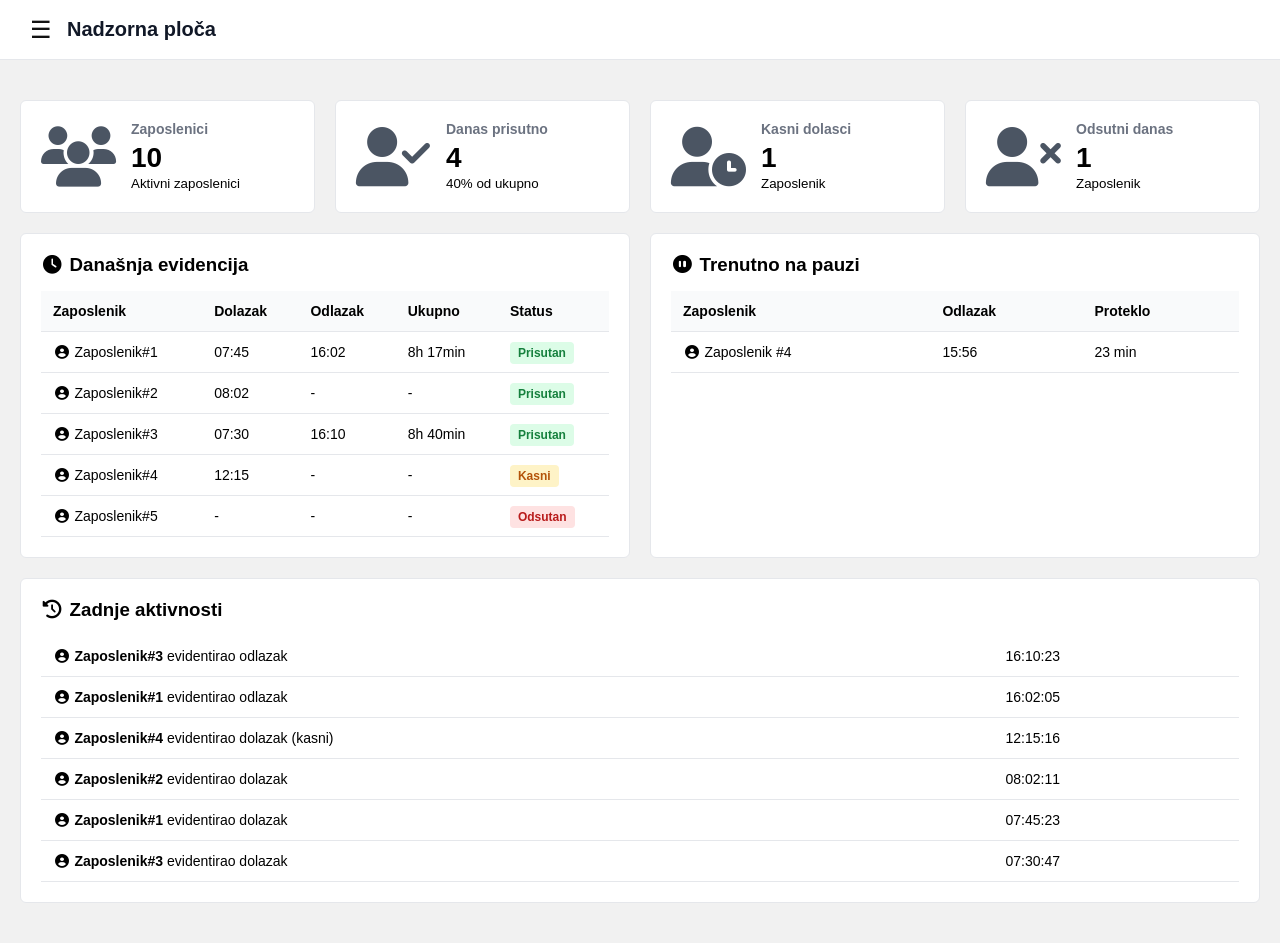
<file: index.html>
<!DOCTYPE html>
<html lang="hr">
<head>
    <meta charset="UTF-8">
    <meta name="viewport" content="width=device-width, initial-scale=1.0">
    <title>Nadzorna ploča | RFID Evidencija</title>
    <link rel="stylesheet" href="https://cdnjs.cloudflare.com/ajax/libs/font-awesome/6.5.1/css/all.min.css">
    <link rel="stylesheet" href="stil.css">
</head>
<body>

    <input type="checkbox" id="nav-gumb" style="display:none;">
    
    <div class="sidebar">
        <div id="sidebar-zaglavlje">
            <div id="sidebar-ikona"><i class="fa fa-fw fa-id-badge"></i></div>
            <div id="sidebar-tekst">
                <h4>RFID evidencija</h4>
                <p>Radno vrijeme</p>
            </div>
        </div>
        <a href="index.html"><i class="fa fa-fw fa-house"></i> Nadzorna ploča</a>
        <a href="evidencija.html"><i class="fa fa-fw fa-clock"></i> Evidencija</a>
        <a href="zaposlenici.html"><i class="fa fa-fw fa-users"></i> Zaposlenici</a>
        <a href="kartice.html"><i class="fa fa-fw fa-address-card"></i> Kartice</a>
    </div>

    <header id="gornja-traka">
        <label for="nav-gumb" class="otvori">☰</label>
        <span id="naslov">Nadzorna ploča</span>
    </header>

    <main class="glavni-sadrzaj">
        <div class="mreza-kartica">
            <div class="stat-kartica">
                <i class="fa fa-fw fa-users ikona"></i>
                <div>
                    <h3>Zaposlenici</h3>
                    <p class="broj">10</p>
                    <small>Aktivni zaposlenici</small>
                </div>
            </div>
            <div class="stat-kartica">
                <i class="fa fa-fw fa-user-check ikona"></i>
                <div>
                    <h3>Danas prisutno</h3>
                    <p class="broj">4</p>
                    <small>40% od ukupno</small>
                </div>
            </div>
            <div class="stat-kartica">
                <i class="fa fa-fw fa-user-clock ikona"></i>
                <div>
                    <h3>Kasni dolasci</h3>
                    <p class="broj">1</p>
                    <small>Zaposlenik</small>
                </div>
            </div>
            <div class="stat-kartica">
                <i class="fa fa-fw fa-user-xmark ikona"></i>
                <div>
                    <h3>Odsutni danas</h3>
                    <p class="broj">1</p>
                    <small>Zaposlenik</small>
                </div>
            </div>
        </div>

        <div class="mreza-tablica">
            <div class="sekcija">
                <h3><i class="fa fa-fw fa-clock"></i> Današnja evidencija</h3>
                <table>
                    <thead>
                        <tr>
                            <th>Zaposlenik</th>
                            <th>Dolazak</th>
                            <th>Odlazak</th>
                            <th>Ukupno</th>
                            <th>Status</th>
                        </tr>
                    </thead>
                    <tbody>
                        <tr>
							<td><i class="fa fa-fw fa-circle-user"></i> Zaposlenik#1</td>
							<td>07:45</td>
							<td>16:02</td>
							<td>8h 17min</td>
							<td><span class="status prisutan">Prisutan</span></td>
						</tr>
						<tr>
							<td><i class="fa fa-fw fa-circle-user"></i> Zaposlenik#2</td>
							<td>08:02</td>
							<td>-</td>
							<td>-</td>
							<td><span class="status prisutan">Prisutan</span></td>
						</tr>
						<tr>
							<td><i class="fa fa-fw fa-circle-user"></i> Zaposlenik#3</td>
							<td>07:30</td>
							<td>16:10</td>
							<td>8h 40min</td>
							<td><span class="status prisutan">Prisutan</span></td>
						</tr>
						<tr>
							<td><i class="fa fa-fw fa-circle-user"></i> Zaposlenik#4</td>
							<td>12:15</td>
							<td>-</td>
							<td>-</td>
							<td><span class="status kasni">Kasni</span></td>
						</tr>
						<tr>
							<td><i class="fa fa-fw fa-circle-user"></i> Zaposlenik#5</td>
							<td>-</td>
							<td>-</td>
							<td>-</td>
							<td><span class="status odsutan">Odsutan</span></td>
						</tr>
                    </tbody>
                </table>
            </div>

            <div class="sekcija">
                <h3><i class="fa fa-fw fa-circle-pause"></i> Trenutno na pauzi</h3>
                <table>
                    <thead>
                        <tr>
                            <th>Zaposlenik</th>
                            <th>Odlazak</th>
                            <th>Proteklo</th>
                        </tr>
                    </thead>
                    <tbody>
                        <tr>
                            <td><i class="fa fa-fw fa-circle-user"></i> Zaposlenik #4</td>
                            <td>15:56</td>
                            <td>23 min</td>
                        </tr>
                    </tbody>
                </table>
            </div>
        </div>

        <div class="sekcija">
            <h3><i class="fa fa-fw fa-clock-rotate-left"></i> Zadnje aktivnosti</h3>
            <table>
                <tbody>
					<tr>
						<td><i class="fa fa-fw fa-circle-user"></i> <b>Zaposlenik#3</b> evidentirao odlazak</td>
						<td>16:10:23</td>
					</tr>
					<tr>
						<td><i class="fa fa-fw fa-circle-user"></i> <b>Zaposlenik#1</b> evidentirao odlazak</td>
						<td>16:02:05</td>
					</tr>
                    <tr>
						<td><i class="fa fa-fw fa-circle-user"></i> <b>Zaposlenik#4</b> evidentirao dolazak (kasni)</td>
						<td>12:15:16</td>
					</tr>
					<tr>
						<td><i class="fa fa-fw fa-circle-user"></i> <b>Zaposlenik#2</b> evidentirao dolazak</td>
						<td>08:02:11</td>
					</tr>
					<tr>
						<td><i class="fa fa-fw fa-circle-user"></i> <b>Zaposlenik#1</b> evidentirao dolazak</td>
						<td>07:45:23</td>
					</tr>
					
					<tr>
						<td><i class="fa fa-fw fa-circle-user"></i> <b>Zaposlenik#3</b> evidentirao dolazak</td>
						<td>07:30:47</td>
					</tr>
					
                </tbody>
            </table>
        </div>
    </main>

</body>
</html>
</file>
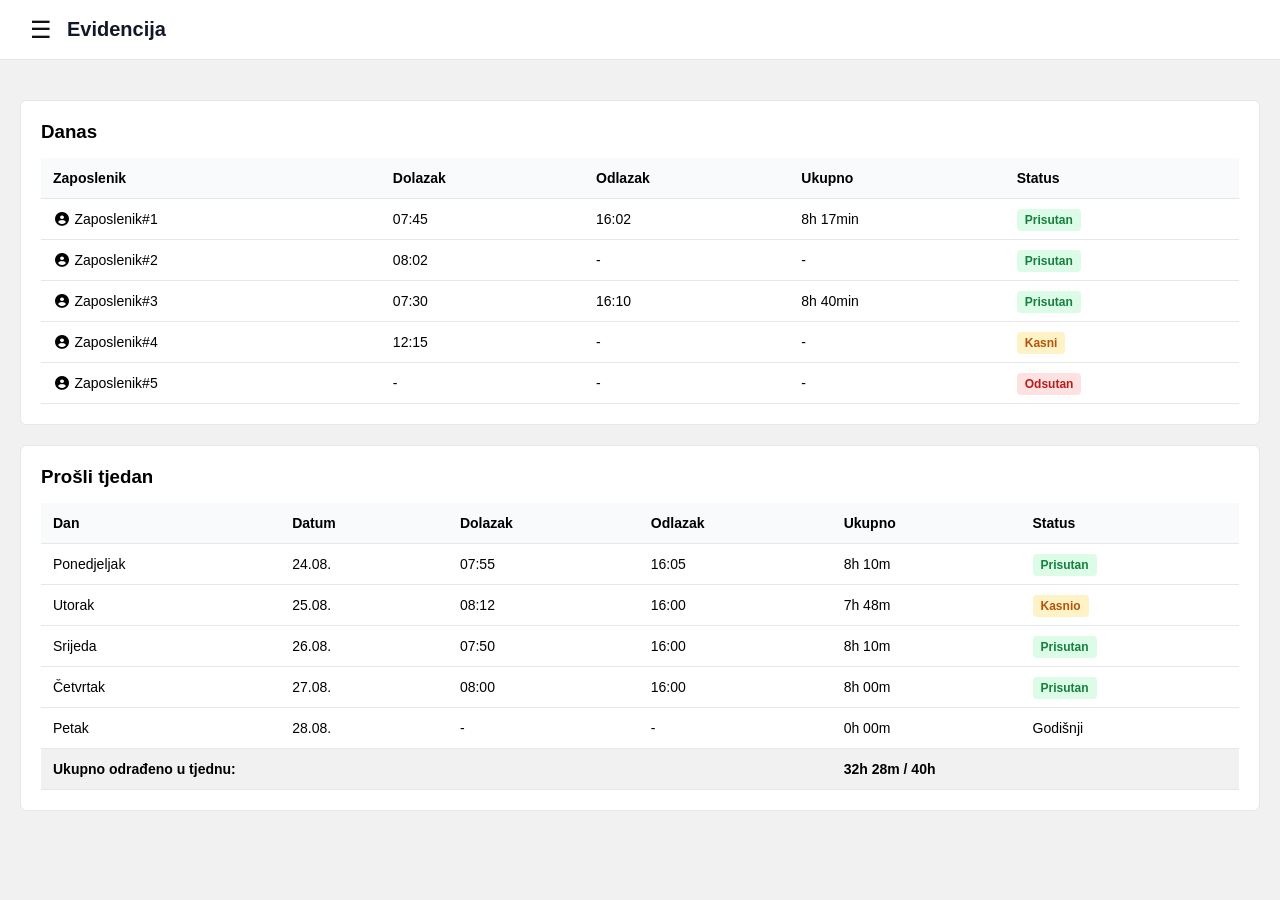
<file: evidencija.html>
<!DOCTYPE html>
<html lang="hr">
<head>
    <meta charset="UTF-8">
    <meta name="viewport" content="width=device-width, initial-scale=1.0">
    <title>Evidencija | RFID Evidencija</title>
    <link rel="stylesheet" href="https://cdnjs.cloudflare.com/ajax/libs/font-awesome/6.5.1/css/all.min.css">
    <link rel="stylesheet" href="stil.css">
</head>
<body>

    <input type="checkbox" id="nav-gumb" style="display:none;">
    
    <div class="sidebar">
        <div id="sidebar-zaglavlje">
            <div id="sidebar-ikona"><i class="fa fa-fw fa-id-badge"></i></div>
            <div id="sidebar-tekst">
                <h4>RFID evidencija</h4>
                <p>Radno vrijeme</p>
            </div>
        </div>
        <a href="index.html"><i class="fa fa-fw fa-house"></i> Nadzorna ploča</a>
        <a href="evidencija.html"><i class="fa fa-fw fa-clock"></i> Evidencija</a>
        <a href="zaposlenici.html"><i class="fa fa-fw fa-users"></i> Zaposlenici</a>
        <a href="kartice.html"><i class="fa fa-fw fa-address-card"></i> Kartice</a>
    </div>

    <header id="gornja-traka">
        <label for="nav-gumb" class="otvori">☰</label>
        <span id="naslov">Evidencija</span>
    </header>

    <main class="glavni-sadrzaj">
        <div class="sekcija">
            <h3>Danas</h3>
            <table>
                <thead>
                    <tr>
                        <th>Zaposlenik</th>
                        <th>Dolazak</th>
                        <th>Odlazak</th>
                        <th>Ukupno</th>
                        <th>Status</th>
                    </tr>
                </thead>
                <tbody>
                    <tr>
							<td><i class="fa fa-fw fa-circle-user"></i> Zaposlenik#1</td>
							<td>07:45</td>
							<td>16:02</td>
							<td>8h 17min</td>
							<td><span class="status prisutan">Prisutan</span></td>
						</tr>
						<tr>
							<td><i class="fa fa-fw fa-circle-user"></i> Zaposlenik#2</td>
							<td>08:02</td>
							<td>-</td>
							<td>-</td>
							<td><span class="status prisutan">Prisutan</span></td>
						</tr>
						<tr>
							<td><i class="fa fa-fw fa-circle-user"></i> Zaposlenik#3</td>
							<td>07:30</td>
							<td>16:10</td>
							<td>8h 40min</td>
							<td><span class="status prisutan">Prisutan</span></td>
						</tr>
						<tr>
							<td><i class="fa fa-fw fa-circle-user"></i> Zaposlenik#4</td>
							<td>12:15</td>
							<td>-</td>
							<td>-</td>
							<td><span class="status kasni">Kasni</span></td>
						</tr>
						<tr>
							<td><i class="fa fa-fw fa-circle-user"></i> Zaposlenik#5</td>
							<td>-</td>
							<td>-</td>
							<td>-</td>
							<td><span class="status odsutan">Odsutan</span></td>
						</tr>
                </tbody>
            </table>
        </div>

        <div class="sekcija">
            <h3>Prošli tjedan</h3>
            <table>
                <thead>
                    <tr>
                        <th>Dan</th>
                        <th>Datum</th>
                        <th>Dolazak</th>
                        <th>Odlazak</th>
                        <th>Ukupno</th>
                        <th>Status</th>
                    </tr>
                </thead>
                <tbody>
                    <tr>
                        <td>Ponedjeljak</td>
                        <td>24.08.</td>
                        <td>07:55</td>
                        <td>16:05</td>
                        <td>8h 10m</td>
                        <td><span class="status prisutan">Prisutan</span></td>
                    </tr>
                </tbody>
				<tr>
				<td>Utorak</td>
				<td>25.08.</td>
				<td>08:12</td>
				<td>16:00</td>
				<td>7h 48m</td>
				<td><span class="status kasni">Kasnio</span></td>
			  </tr>
			  <tr>
				<td>Srijeda</td>
				<td>26.08.</td>
				<td>07:50</td>
				<td>16:00</td>
				<td>8h 10m</td>
				<td><span class="status prisutan">Prisutan</span></td>
			  </tr>
			  <tr>
				<td>Četvrtak</td>
				<td>27.08.</td>
				<td>08:00</td>
				<td>16:00</td>
				<td>8h 00m</td>
				<td><span class="status prisutan">Prisutan</span></td>
			  </tr>
			  <tr>
				<td>Petak</td>
				<td>28.08.</td>
				<td>-</td>
				<td>-</td>
				<td>0h 00m</td>
				<td><span class="godisnji">Godišnji</span></td>
			  </tr>
			</tbody>
			<tfoot>
			  <tr>
				<td colspan="4"><strong>Ukupno odrađeno u tjednu:</strong></td>
				<td colspan="2"><strong>32h 28m / 40h</strong></td>
			  </tr>
			</tfoot>
            </table>
        </div>
    </main>

</body>
</html>
</file>
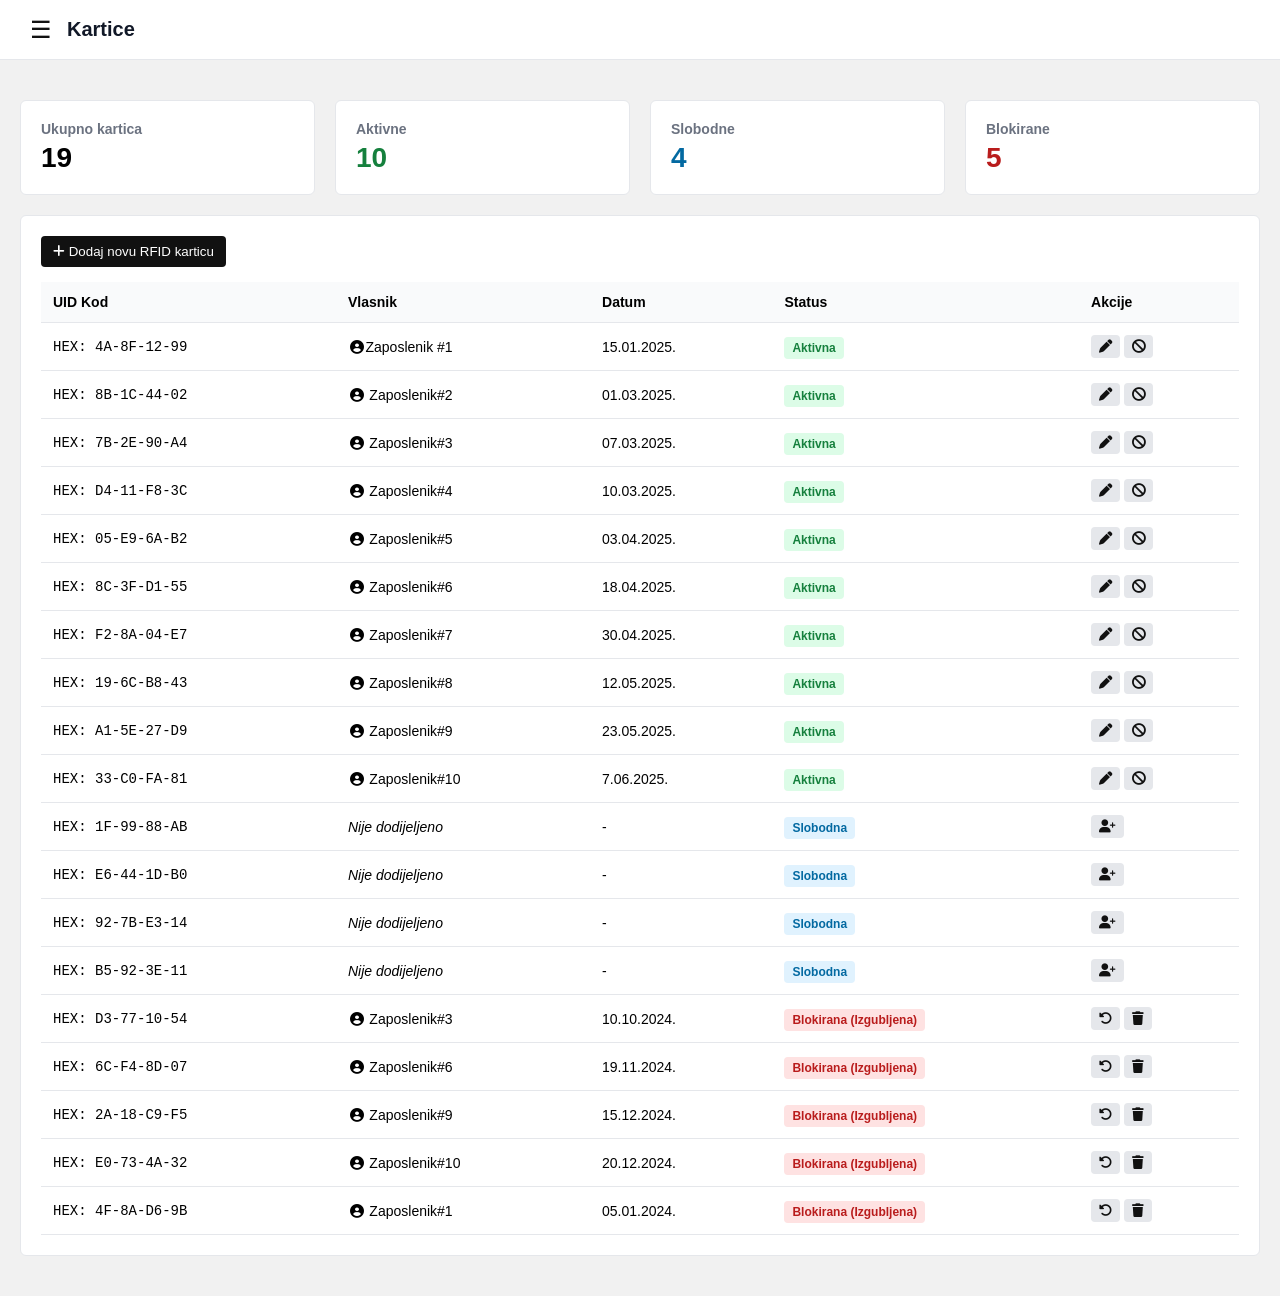
<file: kartice.html>
<!DOCTYPE html>
<html lang="hr">
<head>
    <meta charset="UTF-8">
    <meta name="viewport" content="width=device-width, initial-scale=1.0">
    <title>Kartice | RFID Evidencija</title>
    <link rel="stylesheet" href="https://cdnjs.cloudflare.com/ajax/libs/font-awesome/6.5.1/css/all.min.css">
    <link rel="stylesheet" href="stil.css">
</head>
<body>

    <input type="checkbox" id="nav-gumb" style="display:none;">
    
    <div class="sidebar">
        <div id="sidebar-zaglavlje">
            <div id="sidebar-ikona"><i class="fa fa-fw fa-id-badge"></i></div>
            <div id="sidebar-tekst">
                <h4>RFID evidencija</h4>
                <p>Radno vrijeme</p>
            </div>
        </div>
        <a href="index.html"><i class="fa fa-fw fa-house"></i> Nadzorna ploča</a>
        <a href="evidencija.html"><i class="fa fa-fw fa-clock"></i> Evidencija</a>
        <a href="zaposlenici.html"><i class="fa fa-fw fa-users"></i> Zaposlenici</a>
        <a href="kartice.html"><i class="fa fa-fw fa-address-card"></i> Kartice</a>
    </div>

    <header id="gornja-traka">
        <label for="nav-gumb" class="otvori">☰</label>
        <span id="naslov">Kartice</span>
    </header>

    <main class="glavni-sadrzaj">
        <div class="mreza-kartica">
            <div class="stat-kartica">
                <div>
                    <h3>Ukupno kartica</h3>
                    <p class="broj">19</p>
                </div>
            </div>
            <div class="stat-kartica">
                <div>
                    <h3>Aktivne</h3>
                    <p class="broj zeleno">10</p>
                </div>
            </div>
            <div class="stat-kartica">
                <div>
                    <h3>Slobodne</h3>
                    <p class="broj plavo">4</p>
                </div>
            </div>
            <div class="stat-kartica">
                <div>
                    <h3>Blokirane</h3>
                    <p class="broj crveno">5</p>
                </div>
            </div>
        </div>

        <div class="sekcija">
            <div style="margin-bottom: 15px;">
                <button class="gumb-primarni"><i class="fa fa-plus"></i> Dodaj novu RFID karticu</button>
            </div>
            <table>
                <thead>
                    <tr>
                        <th>UID Kod</th>
                        <th>Vlasnik</th>
                        <th>Datum</th>
                        <th>Status</th>
                        <th>Akcije</th>
                    </tr>
                </thead>
                <tbody>
                    <tr>
                        <td><code>HEX: 4A-8F-12-99</code></td>
                        <td><i class="fa fa-fw fa-circle-user"></i>Zaposlenik #1</td>
                        <td>15.01.2025.</td>
                        <td><span class="status aktivna">Aktivna</span></td>
                        <td>
                            <button class="gumb-akcija" title="Uredi"><i class="fa fa-pen"></i></button>
                            <button class="gumb-akcija crveno-hover" title="Blokiraj"><i class="fa fa-ban"></i></button>
                        </td>
                    </tr>
					<tr>
            <td><code>HEX: 8B-1C-44-02</code></td>
            <td><i class="fa fa-fw fa-circle-user"></i> Zaposlenik#2</td>
            <td>01.03.2025.</td>
            <td><span class="status aktivna">Aktivna</span></td>
            <td>
                <button class="gumb-akcija" title="Uredi"><i class="fa fa-pen"></i></button>
                <button class="gumb-akcija crveno-hover" title="Blokiraj"><i class="fa fa-ban"></i></button>
            </td>
        </tr>
		<tr>
            <td><code>HEX: 7B-2E-90-A4</code></td>
            <td><i class="fa fa-fw fa-circle-user"></i> Zaposlenik#3</td>
            <td>07.03.2025.</td>
            <td><span class="status aktivna">Aktivna</span></td>
            <td>
                <button class="gumb-akcija" title="Uredi"><i class="fa fa-pen"></i></button>
                <button class="gumb-akcija crveno-hover" title="Blokiraj"><i class="fa fa-ban"></i></button>
            </td>
        </tr>
		<tr>
            <td><code>HEX: D4-11-F8-3C</code></td>
            <td><i class="fa fa-fw fa-circle-user"></i> Zaposlenik#4</td>
            <td>10.03.2025.</td>
            <td><span class="status aktivna">Aktivna</span></td>
            <td>
                <button class="gumb-akcija" title="Uredi"><i class="fa fa-pen"></i></button>
                <button class="gumb-akcija crveno-hover" title="Blokiraj"><i class="fa fa-ban"></i></button>
            </td>
        </tr>
		<tr>
            <td><code>HEX: 05-E9-6A-B2</code></td>
            <td><i class="fa fa-fw fa-circle-user"></i> Zaposlenik#5</td>
            <td>03.04.2025.</td>
            <td><span class="status aktivna">Aktivna</span></td>
            <td>
                <button class="gumb-akcija" title="Uredi"><i class="fa fa-pen"></i></button>
                <button class="gumb-akcija crveno-hover" title="Blokiraj"><i class="fa fa-ban"></i></button>
            </td>
        </tr>
		<tr>
            <td><code>HEX: 8C-3F-D1-55</code></td>
            <td><i class="fa fa-fw fa-circle-user"></i> Zaposlenik#6</td>
            <td>18.04.2025.</td>
            <td><span class="status aktivna">Aktivna</span></td>
            <td>
                <button class="gumb-akcija" title="Uredi"><i class="fa fa-pen"></i></button>
                <button class="gumb-akcija crveno-hover" title="Blokiraj"><i class="fa fa-ban"></i></button>
            </td>
        </tr>
		<tr>
            <td><code>HEX: F2-8A-04-E7</code></td>
            <td><i class="fa fa-fw fa-circle-user"></i> Zaposlenik#7</td>
            <td>30.04.2025.</td>
            <td><span class="status aktivna">Aktivna</span></td>
            <td>
                <button class="gumb-akcija" title="Uredi"><i class="fa fa-pen"></i></button>
                <button class="gumb-akcija crveno-hover" title="Blokiraj"><i class="fa fa-ban"></i></button>
            </td>
        </tr>
		<tr>
            <td><code>HEX: 19-6C-B8-43</code></td>
            <td><i class="fa fa-fw fa-circle-user"></i> Zaposlenik#8</td>
            <td>12.05.2025.</td>
            <td><span class="status aktivna">Aktivna</span></td>
            <td>
                <button class="gumb-akcija" title="Uredi"><i class="fa fa-pen"></i></button>
                <button class="gumb-akcija crveno-hover" title="Blokiraj"><i class="fa fa-ban"></i></button>
            </td>
        </tr>
		<tr>
            <td><code>HEX: A1-5E-27-D9</code></td>
            <td><i class="fa fa-fw fa-circle-user"></i> Zaposlenik#9</td>
            <td>23.05.2025.</td>
            <td><span class="status aktivna">Aktivna</span></td>
            <td>
                <button class="gumb-akcija" title="Uredi"><i class="fa fa-pen"></i></button>
                <button class="gumb-akcija crveno-hover" title="Blokiraj"><i class="fa fa-ban"></i></button>
            </td>
        </tr>
		<tr>
            <td><code>HEX: 33-C0-FA-81</code></td>
            <td><i class="fa fa-fw fa-circle-user"></i> Zaposlenik#10</td>
            <td>7.06.2025.</td>
            <td><span class="status aktivna">Aktivna</span></td>
            <td>
                <button class="gumb-akcija" title="Uredi"><i class="fa fa-pen"></i></button>
                <button class="gumb-akcija crveno-hover" title="Blokiraj"><i class="fa fa-ban"></i></button>
            </td>
        </tr>
		<tr>
            <td><code>HEX: 1F-99-88-AB</code></td>
            <td><em>Nije dodijeljeno</em></td>
            <td>-</td>
            <td><span class="status slobodna">Slobodna</span></td>
            <td>
                <button class="gumb-akcija" title="Dodijeli zaposleniku"><i class="fa fa-user-plus"></i></button>
            </td>
        </tr>
		<tr>
            <td><code>HEX: E6-44-1D-B0</code></td>
            <td><em>Nije dodijeljeno</em></td>
            <td>-</td>
            <td><span class="status slobodna">Slobodna</span></td>
            <td>
                <button class="gumb-akcija" title="Dodijeli zaposleniku"><i class="fa fa-user-plus"></i></button>
            </td>
        </tr><tr>
            <td><code>HEX: 92-7B-E3-14</code></td>
            <td><em>Nije dodijeljeno</em></td>
            <td>-</td>
            <td><span class="status slobodna">Slobodna</span></td>
            <td>
                <button class="gumb-akcija" title="Dodijeli zaposleniku"><i class="fa fa-user-plus"></i></button>
            </td>
        </tr><tr>
            <td><code>HEX: B5-92-3E-11</code></td>
            <td><em>Nije dodijeljeno</em></td>
            <td>-</td>
            <td><span class="status slobodna">Slobodna</span></td>
            <td>
                <button class="gumb-akcija" title="Dodijeli zaposleniku"><i class="fa fa-user-plus"></i></button>
            </td>
        </tr>
        <tr>
            <td><code>HEX: D3-77-10-54</code></td>
            <td><i class="fa fa-fw fa-circle-user"></i> Zaposlenik#3</td>
            <td>10.10.2024.</td>
            <td><span class="status blokirana">Blokirana (Izgubljena)</span></td>
            <td>
                <button class="gumb-akcija" title="Odblokiraj"><i class="fa fa-rotate-left"></i></button>
                <button class="gumb-akcija crveno-hover" title="Obriši"><i class="fa fa-trash"></i></button>
            </td>
        </tr>
		<tr>
            <td><code>HEX: 6C-F4-8D-07</code></td>
            <td><i class="fa fa-fw fa-circle-user"></i> Zaposlenik#6</td>
            <td>19.11.2024.</td>
            <td><span class="status blokirana">Blokirana (Izgubljena)</span></td>
            <td>
                <button class="gumb-akcija" title="Odblokiraj"><i class="fa fa-rotate-left"></i></button>
                <button class="gumb-akcija crveno-hover" title="Obriši"><i class="fa fa-trash"></i></button>
            </td>
        </tr>
		<tr>
            <td><code>HEX: 2A-18-C9-F5</code></td>
            <td><i class="fa fa-fw fa-circle-user"></i> Zaposlenik#9</td>
            <td>15.12.2024.</td>
            <td><span class="status blokirana">Blokirana (Izgubljena)</span></td>
            <td>
                <button class="gumb-akcija" title="Odblokiraj"><i class="fa fa-rotate-left"></i></button>
                <button class="gumb-akcija crveno-hover" title="Obriši"><i class="fa fa-trash"></i></button>
            </td>
        </tr>
		<tr>
            <td><code>HEX: E0-73-4A-32</code></td>
            <td><i class="fa fa-fw fa-circle-user"></i> Zaposlenik#10</td>
            <td>20.12.2024.</td>
            <td><span class="status blokirana">Blokirana (Izgubljena)</span></td>
            <td>
                <button class="gumb-akcija" title="Odblokiraj"><i class="fa fa-rotate-left"></i></button>
                <button class="gumb-akcija crveno-hover" title="Obriši"><i class="fa fa-trash"></i></button>
            </td>
        </tr>
		<tr>
            <td><code>HEX: 4F-8A-D6-9B</code></td>
            <td><i class="fa fa-fw fa-circle-user"></i> Zaposlenik#1</td>
            <td>05.01.2024.</td>
            <td><span class="status blokirana">Blokirana (Izgubljena)</span></td>
            <td>
                <button class="gumb-akcija" title="Odblokiraj"><i class="fa fa-rotate-left"></i></button>
                <button class="gumb-akcija crveno-hover" title="Obriši"><i class="fa fa-trash"></i></button>
            </td>
        </tr>
                </tbody>
            </table>
        </div>
    </main>

</body>
</html>
</file>
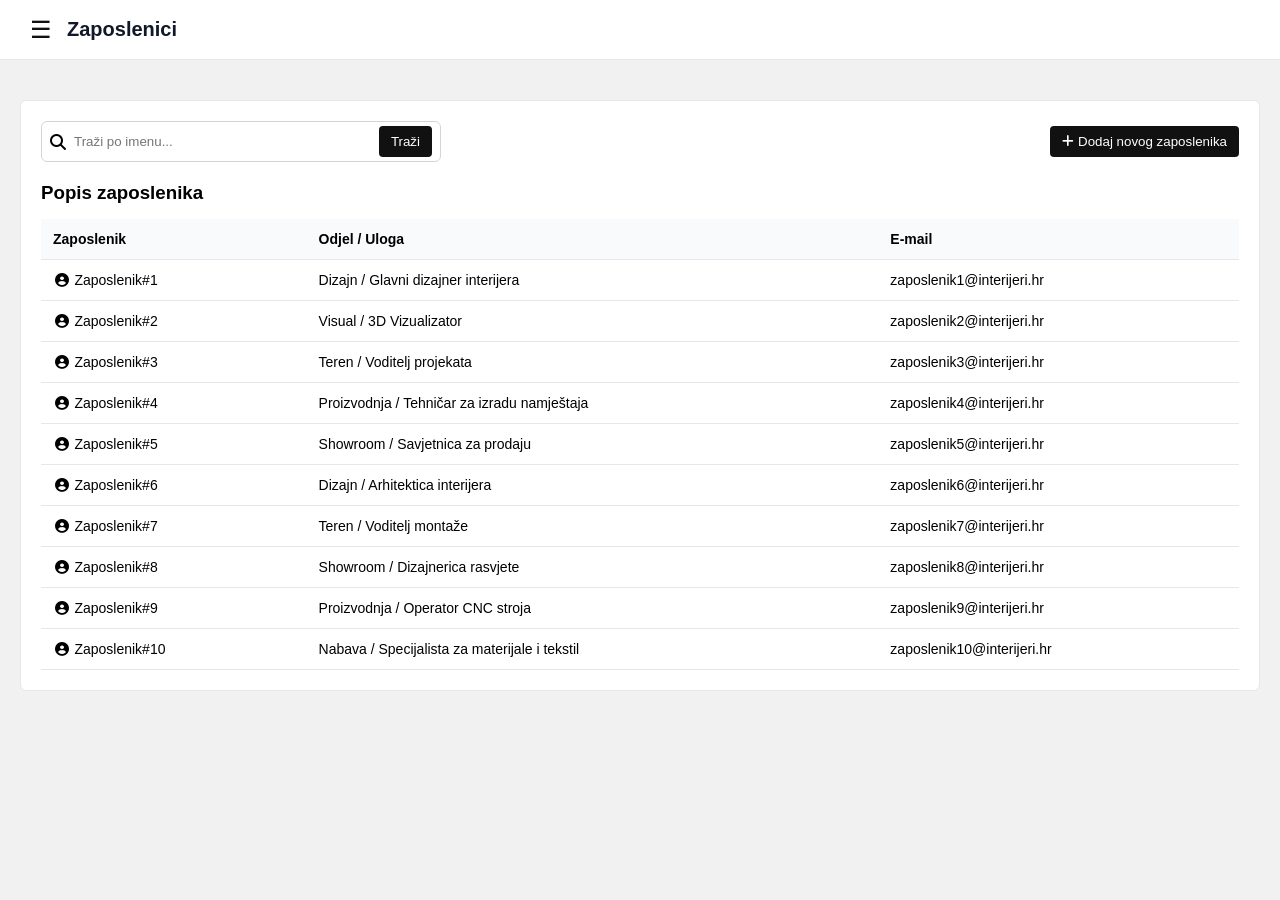
<file: zaposlenici.html>
<!DOCTYPE html>
<html lang="hr">
<head>
    <meta charset="UTF-8">
    <meta name="viewport" content="width=device-width, initial-scale=1.0">
    <title>Zaposlenici | RFID Evidencija</title>
    <link rel="stylesheet" href="https://cdnjs.cloudflare.com/ajax/libs/font-awesome/6.5.1/css/all.min.css">
    <link rel="stylesheet" href="stil.css">
</head>
<body>

    <input type="checkbox" id="nav-gumb" style="display:none;">
    
    <div class="sidebar">
        <div id="sidebar-zaglavlje">
            <div id="sidebar-ikona"><i class="fa fa-fw fa-id-badge"></i></div>
            <div id="sidebar-tekst">
                <h4>RFID evidencija</h4>
                <p>Radno vrijeme</p>
            </div>
        </div>
        <a href="index.html"><i class="fa fa-fw fa-house"></i> Nadzorna ploča</a>
        <a href="evidencija.html"><i class="fa fa-fw fa-clock"></i> Evidencija</a>
        <a href="zaposlenici.html"><i class="fa fa-fw fa-users"></i> Zaposlenici</a>
        <a href="kartice.html"><i class="fa fa-fw fa-address-card"></i> Kartice</a>
    </div>

    <header id="gornja-traka">
        <label for="nav-gumb" class="otvori">☰</label>
        <span id="naslov">Zaposlenici</span>
    </header>

    <main class="glavni-sadrzaj">

        <div class="sekcija">
		
			<div class="traka-akcija">
				<form action="/trazi" method="get" class="trazilica-okvir">
					<i class="fa-solid fa-magnifying-glass"></i>
					<input type="search" name="q" placeholder="Traži po imenu..." autocomplete="off">
					<button type="submit" class="gumb-trazi">Traži</button>
				</form>

				<button class="gumb-primarni">
					<i class="fa fa-plus"></i> Dodaj novog zaposlenika
				</button>
			</div>
		
            <h3>Popis zaposlenika</h3>
            <table>
                <thead>
                    <tr>
                        <th>Zaposlenik</th>
                        <th>Odjel / Uloga</th>
                        <th>E-mail</th>
                    </tr>
                </thead>
                <tbody>
                    <tr>
						<td><i class="fa fa-fw fa-circle-user"></i> Zaposlenik#1</a></td>
						<td>Dizajn / Glavni dizajner interijera</td>
						<td>zaposlenik1@interijeri.hr</td>
					</tr>
					<tr class="red-visual">
						<td><i class="fa fa-fw fa-circle-user"></i> Zaposlenik#2</td>
						<td>Visual / 3D Vizualizator</td>
						<td>zaposlenik2@interijeri.hr</td>
					</tr>
					<tr>
						<td><i class="fa fa-fw fa-circle-user"></i> Zaposlenik#3</td>
						<td>Teren / Voditelj projekata</td>
						<td>zaposlenik3@interijeri.hr</td>
					</tr>
					<tr>
						<td><i class="fa fa-fw fa-circle-user"></i> Zaposlenik#4</td>
						<td>Proizvodnja / Tehničar za izradu namještaja</td>
						<td>zaposlenik4@interijeri.hr</td>
					</tr>
					<tr>
						<td><i class="fa fa-fw fa-circle-user"></i> Zaposlenik#5</td>
						<td>Showroom / Savjetnica za prodaju</td>
						<td>zaposlenik5@interijeri.hr</td>
					</tr>
					<tr>
						<td><i class="fa fa-fw fa-circle-user"></i> Zaposlenik#6</td>
						<td>Dizajn / Arhitektica interijera</td>
						<td>zaposlenik6@interijeri.hr</td>
					</tr>
					<tr>
						<td><i class="fa fa-fw fa-circle-user"></i> Zaposlenik#7</td>
						<td>Teren / Voditelj montaže</td>
						<td>zaposlenik7@interijeri.hr</td>
					</tr>
					<tr>
						<td><i class="fa fa-fw fa-circle-user"></i> Zaposlenik#8</td>
						<td>Showroom / Dizajnerica rasvjete</td>
						<td>zaposlenik8@interijeri.hr</td>
					</tr>
					<tr>
						<td><i class="fa fa-fw fa-circle-user"></i> Zaposlenik#9</td>
						<td>Proizvodnja / Operator CNC stroja</td>
						<td>zaposlenik9@interijeri.hr</td>
					</tr>
					<tr>
						<td><i class="fa fa-fw fa-circle-user"></i> Zaposlenik#10</td>
						<td>Nabava / Specijalista za materijale i tekstil</td>
						<td>zaposlenik10@interijeri.hr</td>
					</tr>
                </tbody>
            </table>
        </div>
    </main>

</body>
</html>
</file>
<file: stil.css>
* {
    box-sizing: border-box;
}

body {
    font-family: "Arial", sans-serif;
    margin: 0;
    padding: 0;
    background-color: #f1f1f1;
}
.sekcija {
    overflow-x: auto; /* Omogućuje skrolanje ustranu ako tablica ne stane */
}

@media (max-width: 768px) {
    .glavni-sadrzaj {
        padding: 10px;
    }
    .sekcija {
        padding: 12px;
    }
    /* Lagano smanjivanje razmaka radi bolje preglednosti */
    th, td {
        padding: 8px 6px;
        font-size: 13px;
        white-space: nowrap; /* Spriječava ružno prelamanje teksta u više redova */
    }
}

/* Lijevi izbornik (Sidebar) */
.sidebar {
    height: 100%;
    width: 0;
    position: fixed;
    z-index: 100;
    top: 0;
    left: 0;
    background-color: #111;
    overflow-x: hidden;
    transition: width 0.3s ease;
    padding-top: 60px;
}

.sidebar a {
    padding: 15px 20px;
    text-decoration: none;
    font-size: 18px;
    color: #818181;
    display: block;
    transition: color 0.3s;
}

.sidebar a:hover {
    color: #f1f1f1;
}

#sidebar-zaglavlje {
    display: flex;
    align-items: center;
    padding: 0 20px 20px;
    border-bottom: 1px solid #333;
}

#sidebar-ikona {
    font-size: 40px;
    color: #818181;
    margin-right: 15px;
}

#sidebar-tekst {
    color: #818181;
}

#sidebar-tekst h4,
#sidebar-tekst p {
    margin: 0;
    line-height: 1.2;
}

/* Gornja traka */
#gornja-traka {
    display: flex;
    align-items: center;
    padding: 15px 30px;
    background-color: #ffffff;
    border-bottom: 1px solid #e5e7eb;
    position: fixed;
    top: 0;
    left: 0;
    right: 0;
    height: 60px;
    z-index: 90;
    transition: margin-left 0.3s ease;
}

#naslov {
    font-size: 20px;
    font-weight: 600;
    color: #111827;
    margin-left: 15px;
}

.otvori {
    cursor: pointer;
    font-size: 24px;
    color: #111;
}

/* Glavni kontejner i logika za pomicanje (Sidebar Toggle) */
.glavni-sadrzaj {
    margin-top: 80px;
    padding: 20px;
    transition: margin-left 0.3s ease;
}

#nav-gumb:checked ~ .sidebar {
    width: 250px;
}

#nav-gumb:checked ~ #gornja-traka,
#nav-gumb:checked ~ .glavni-sadrzaj {
    margin-left: 250px;
}

/* Kartice sa statistikom */
.mreza-kartica {
    display: flex;
    gap: 20px;
    flex-wrap: wrap;
    margin-bottom: 20px;
}

.stat-kartica {
    flex: 1;
    min-width: 200px;
    background-color: #ffffff;
    padding: 20px;
    border-radius: 6px;
    border: 1px solid #e5e7eb;
    display: flex;
    align-items: center;
    transition: transform 0.2s, box-shadow 0.2s;
}

.stat-kartica:hover {
    transform: translateY(-2px);
    box-shadow: 0 4px 12px rgba(0, 0, 0, 0.08);
}

.stat-kartica .ikona {
    font-size: 60px;
    margin-right: 15px;
    color: #4b5563;
}

.stat-kartica h3 {
    margin: 0 0 5px 0;
    font-size: 14px;
    color: #6b7280;
}

.stat-kartica .broj {
    font-size: 28px;
    font-weight: bold;
    margin: 0;
}
.stat-kartica .broj.zeleno { 
	color: #15803d; 
}
.stat-kartica .broj.plavo { 
	color: #0369a1; 
}
.stat-kartica .broj.crveno { 
	color: #b91c1c; 
}

/* Tablice i sekcije */
.sekcija {
    background-color: #ffffff;
    padding: 20px;
    border-radius: 6px;
    border: 1px solid #e5e7eb;
    margin-bottom: 20px;
}

.sekcija h3, .sekcija h4 {
    margin-top: 0;
    margin-bottom: 15px;
}

.mreza-tablica {
    display: flex;
    gap: 20px;
    flex-wrap: wrap;
}

.mreza-tablica .sekcija {
    flex: 1;
    min-width: 300px;
}

table {
    width: 100%;
    border-collapse: collapse;
}

th, td {
    padding: 12px;
    text-align: left;
    border-bottom: 1px solid #e5e7eb;
    font-size: 14px;
}

th {
    background-color: #f9fafb;
    font-weight: 600;
}
tfoot {
  background-color: #f1f1f1;
  text-align: right;
}
/* Statusi */
.status {
    padding: 4px 8px;
    border-radius: 4px;
    font-size: 12px;
    font-weight: 600;
}

.status.prisutan, .status.aktivna {
    background-color: #dcfce7;
    color: #15803d;
}

.status.kasni {
    background-color: #fef3c7;
    color: #b45309;
}

.status.odsutan, .status.blokirana {
    background-color: #fee2e2;
    color: #b91c1c;
}

.status.slobodna {
    background-color: #e0f2fe;
    color: #0369a1;
}

/* Tražilica */
.trazilica-okvir {
    display: flex;
    align-items: center;
    max-width: 400px;
    background-color: #ffffff;
    border: 1px solid #d1d5db;
    border-radius: 6px;
    padding: 4px 8px;
    margin-bottom: 20px;
}

.trazilica-okvir input {
    border: none;
    outline: none;
    width: 100%;
    padding: 8px;
}

.gumb-trazi, .gumb-primarni, .gumb-akcija {
    background-color: #111;
    color: #fff;
    border: none;
    padding: 8px 12px;
    border-radius: 4px;
    cursor: pointer;
}

.gumb-akcija {
    padding: 4px 8px;
    background-color: #e5e7eb;
    color: #111;
}

.gumb-akcija:hover {
    background-color: #d1d5db;
}

.crveno-hover:hover {
    background-color: #fee2e2;
    color: #b91c1c;
}
.traka-akcija {
    display: flex;
    justify-content: space-between;
    align-items: center;
    margin-bottom: 20px;
    flex-wrap: wrap;
    gap: 15px;
}
.traka-akcija .trazilica-okvir {
    margin-bottom: 0;
    flex: 1;
    max-width: 400px;
}
</file>
